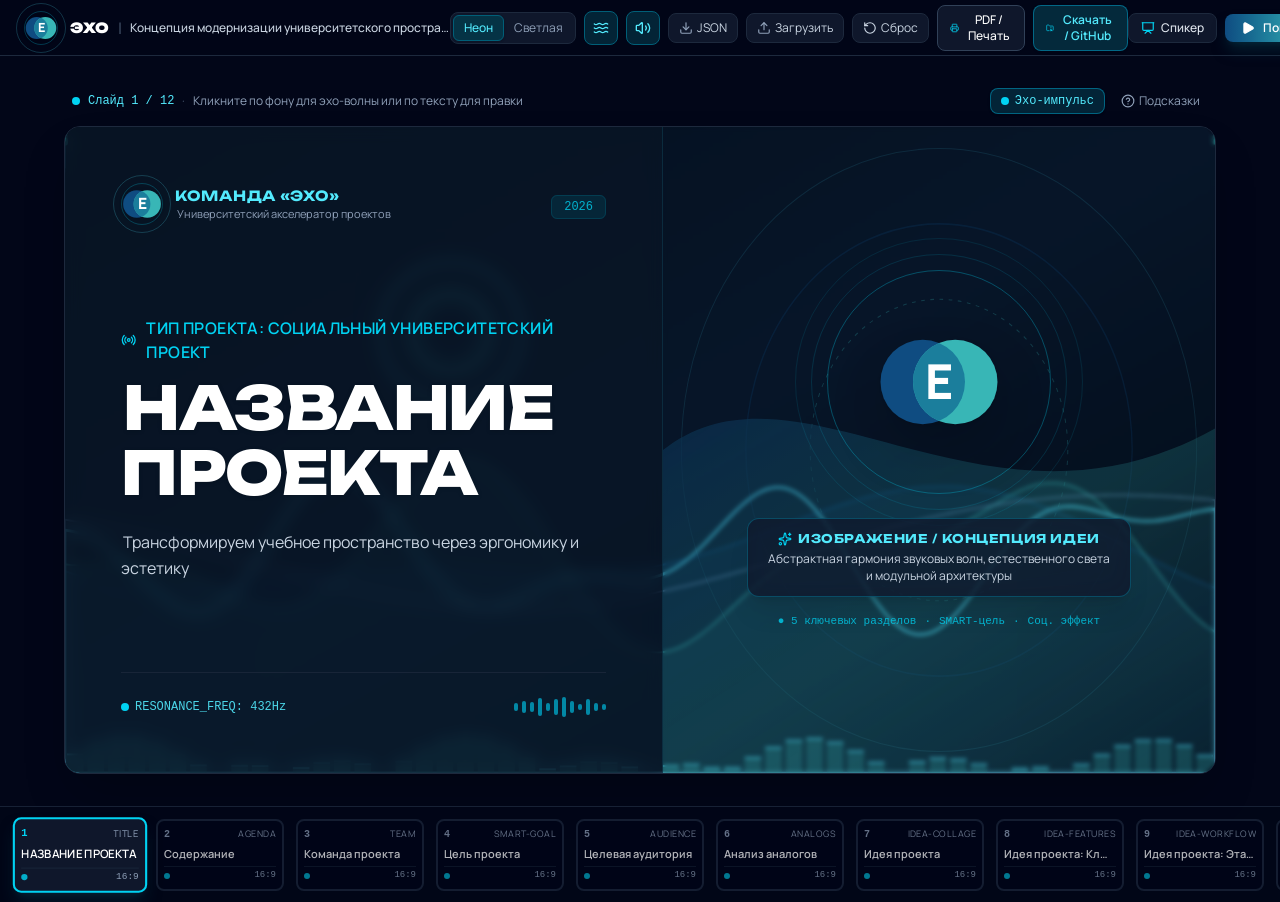
<file: public/dist_bundle/index.html>
<!doctype html>
<html lang="ru">
  <head>
    <meta charset="UTF-8" />
    <meta name="viewport" content="width=device-width, initial-scale=1.0" />
    <title>Эхо | Презентация университетского проекта</title>
    <meta name="description" content="Интерактивный презентационный шаблон для университетского проекта команды «Эхо» в абстрактном стиле звуковых волн и гармонических ритмов." />
    <meta property="og:title" content="Эхо | Презентация университетского проекта" />
    <meta property="og:description" content="Интерактивный презентационный шаблон для университетского проекта команды «Эхо» в абстрактном стиле звуковых волн и гармонических ритмов." />
    <meta property="og:type" content="website" />
    <meta name="twitter:card" content="summary_large_image" />
    <link rel="preconnect" href="https://fonts.googleapis.com" />
    <link rel="preconnect" href="https://fonts.gstatic.com" crossorigin />
    <link href="https://fonts.googleapis.com/css2?family=Manrope:wght@300;400;500;600;700;800&family=Unbounded:wght@400;600;700;800;900&family=JetBrains+Mono:wght@400;500;600&display=swap" rel="stylesheet" />
    <script type="module" crossorigin src="./assets/index-9bbq_34y.js"></script>
    <link rel="stylesheet" crossorigin href="./assets/index-BAmR_6Xq.css">
  </head>
  <body class="bg-slate-950 text-slate-100 antialiased selection:bg-cyan-500 selection:text-white">
    <div id="root"></div>
  </body>
</html>
</file>
